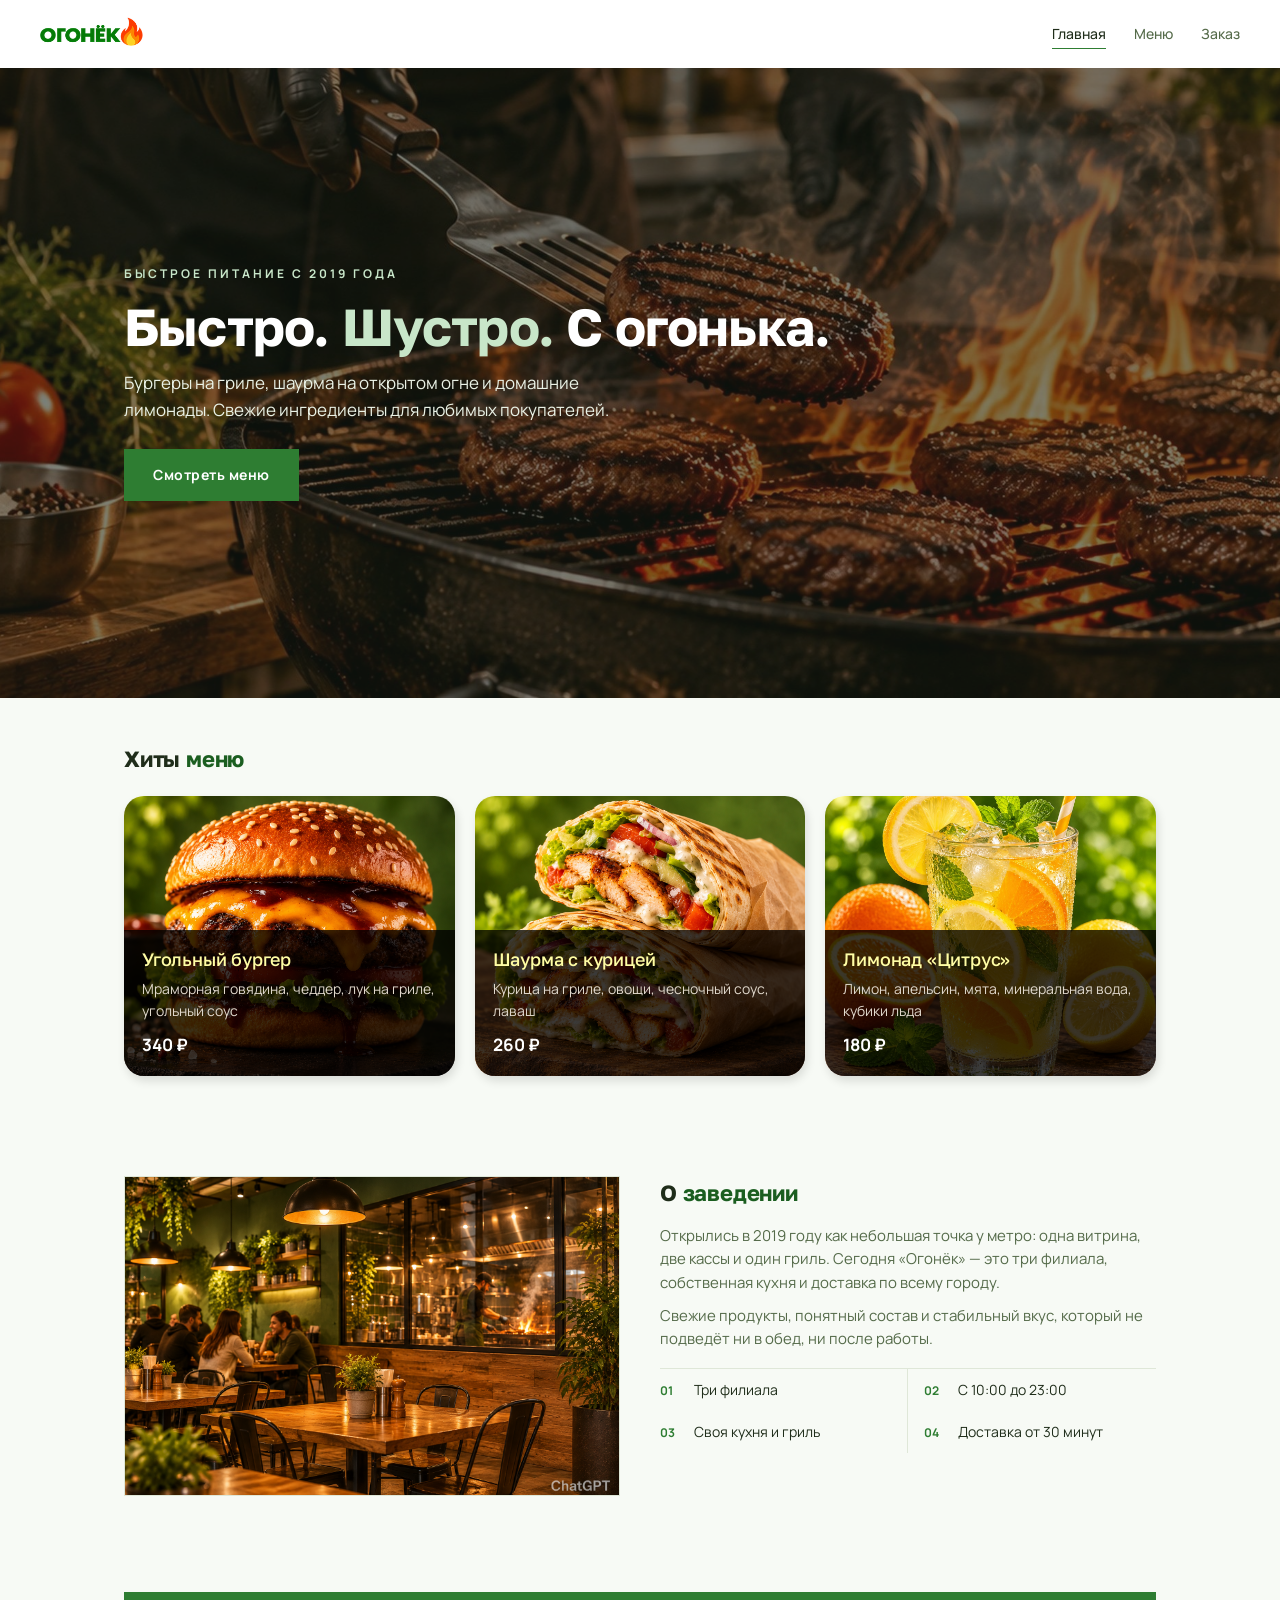
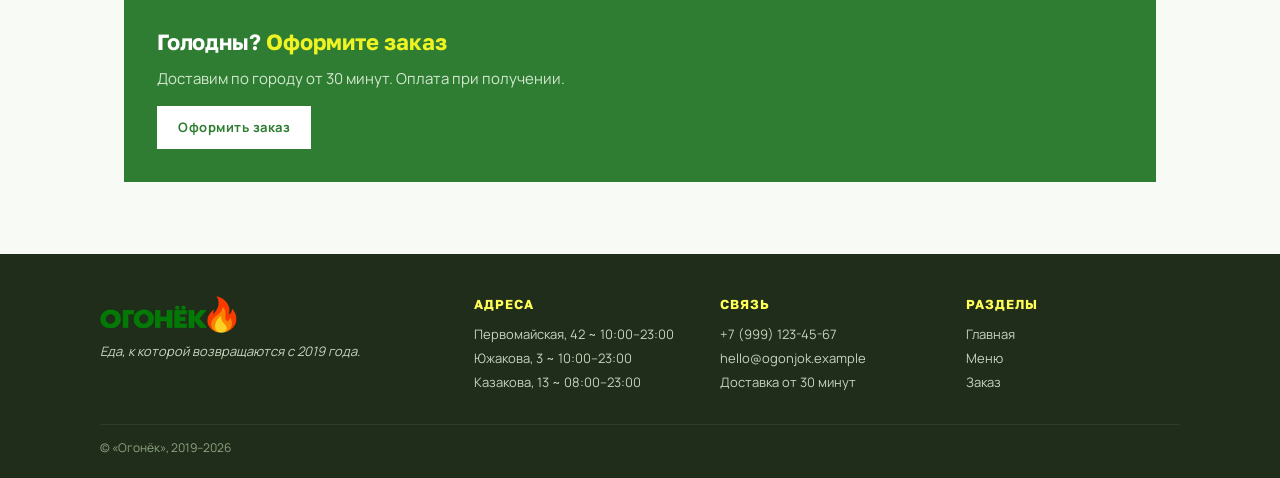
<file: index.html>
<!DOCTYPE html>
<html lang="ru">
<head>
    <meta charset="UTF-8">
    <meta name="viewport" content="width=device-width, initial-scale=1.0">
    <title>Огонёк — быстрое питание с 2019 года</title>
    <link rel="stylesheet" href="style.css">
</head>
<body>

<header class="site-header">
    <a href="index.html" class="logo" aria-label="Огонёк — на главную">
        <img src="images/logo.png" alt="Огонёк">
    </a>

    <button class="burger" id="burger" aria-label="Меню" aria-expanded="false">
        <span></span><span></span><span></span>
    </button>

    <nav class="main-nav" id="main-nav">
        <a href="index.html">Главная</a>
        <a href="menu.html">Меню</a>
        <a href="contacts.html">Заказ</a>
    </nav>
</header>

<section class="hero">
    <img class="hero-bg" src="images/hero.jpg" alt="Огонёк">
    <div class="hero-overlay"></div>
    <div class="hero-content">
        <p class="hero-eyebrow">Быстрое питание с 2019 года</p>
        <h1>Быстро. <span>Шустро.</span> С огонька.</h1>
        <p class="hero-lead">Бургеры на гриле, шаурма на открытом огне и домашние лимонады. Свежие ингредиенты для любимых покупателей.</p>
        <a href="menu.html" class="btn-order btn-hero">Смотреть меню</a>
    </div>
</section>

<main>
    <section class="menu-section">
        <h2>Хиты <span>меню</span></h2>
        <div class="cards">
            <article class="card">
                <div class="card-photo"><img src="images/burger-ugol.jpg" alt="Угольный бургер"></div>
                <div class="card-body">
                    <h3>Угольный бургер</h3>
                    <p class="desc">Мраморная говядина, чеддер, лук на гриле, угольный соус</p>
                    <p class="price">340 ₽</p>
                </div>
            </article>

            <article class="card">
                <div class="card-photo"><img src="images/shaurma-chicken.jpg" alt="Шаурма с курицей"></div>
                <div class="card-body">
                    <h3>Шаурма с курицей</h3>
                    <p class="desc">Курица на гриле, овощи, чесночный соус, лаваш</p>
                    <p class="price">260 ₽</p>
                </div>
            </article>

            <article class="card">
                <div class="card-photo"><img src="images/lemonade-citrus.jpg" alt="Лимонад Цитрус"></div>
                <div class="card-body">
                    <h3>Лимонад «Цитрус»</h3>
                    <p class="desc">Лимон, апельсин, мята, минеральная вода, кубики льда</p>
                    <p class="price">180 ₽</p>
                </div>
            </article>
        </div>
    </section>

    <section class="about-section">
        <div class="about-photo">
            <img src="images/interior-1.jpg" alt="Интерьер">
        </div>
        <div class="about-text">
            <h2>О <span>заведении</span></h2>
            <p>Открылись в 2019 году как небольшая точка у метро: одна витрина, две кассы и один гриль. Сегодня «Огонёк» — это три филиала, собственная кухня и доставка по всему городу.</p>
            <p>Свежие продукты, понятный состав и стабильный вкус, который не подведёт ни в обед, ни после работы.</p>
            <div class="facts">
                <div class="fact"><span>01</span> Три филиала</div>
                <div class="fact"><span>02</span> С 10:00 до 23:00</div>
                <div class="fact"><span>03</span> Своя кухня и гриль</div>
                <div class="fact"><span>04</span> Доставка от 30 минут</div>
            </div>
        </div>
    </section>

    <section class="cta-section">
        <div class="cta-inner">
            <h2>Голодны? <span>Оформите заказ</span></h2>
            <p>Доставим по городу от 30 минут. Оплата при получении.</p>
            <a href="contacts.html" class="btn-order">Оформить заказ</a>
        </div>
    </section>
</main>

<footer class="site-footer">
    <div class="footer-inner">
        <div>
            <a href="index.html" class="footer-logo" aria-label="Огонёк — на главную">
                <img src="images/logo.png" alt="Огонёк">
            </a>
            <p class="footer-tagline">Еда, к которой возвращаются с 2019 года.</p>
        </div>
        <div>
            <h4>Адреса</h4>
            <p>Первомайская, 42 ~ 10:00–23:00</p>
            <p>Южакова, 3 ~ 10:00–23:00</p>
            <p>Казакова, 13 ~ 08:00–23:00</p>
        </div>
        <div>
            <h4>Связь</h4>
            <p><a href="tel:+79991234567">+7 (999) 123-45-67</a></p>
            <p><a href="mailto:hello@ogonjok.example">hello@ogonjok.example</a></p>
            <p>Доставка от 30 минут</p>
        </div>
        <div>
            <h4>Разделы</h4>
            <p><a href="index.html">Главная</a></p>
            <p><a href="menu.html">Меню</a></p>
            <p><a href="contacts.html">Заказ</a></p>
        </div>
    </div>
    <div class="footer-bottom">© «Огонёк», 2019–2026</div>
</footer>

<script src="script.js"></script>
</body>
</html>
</file>
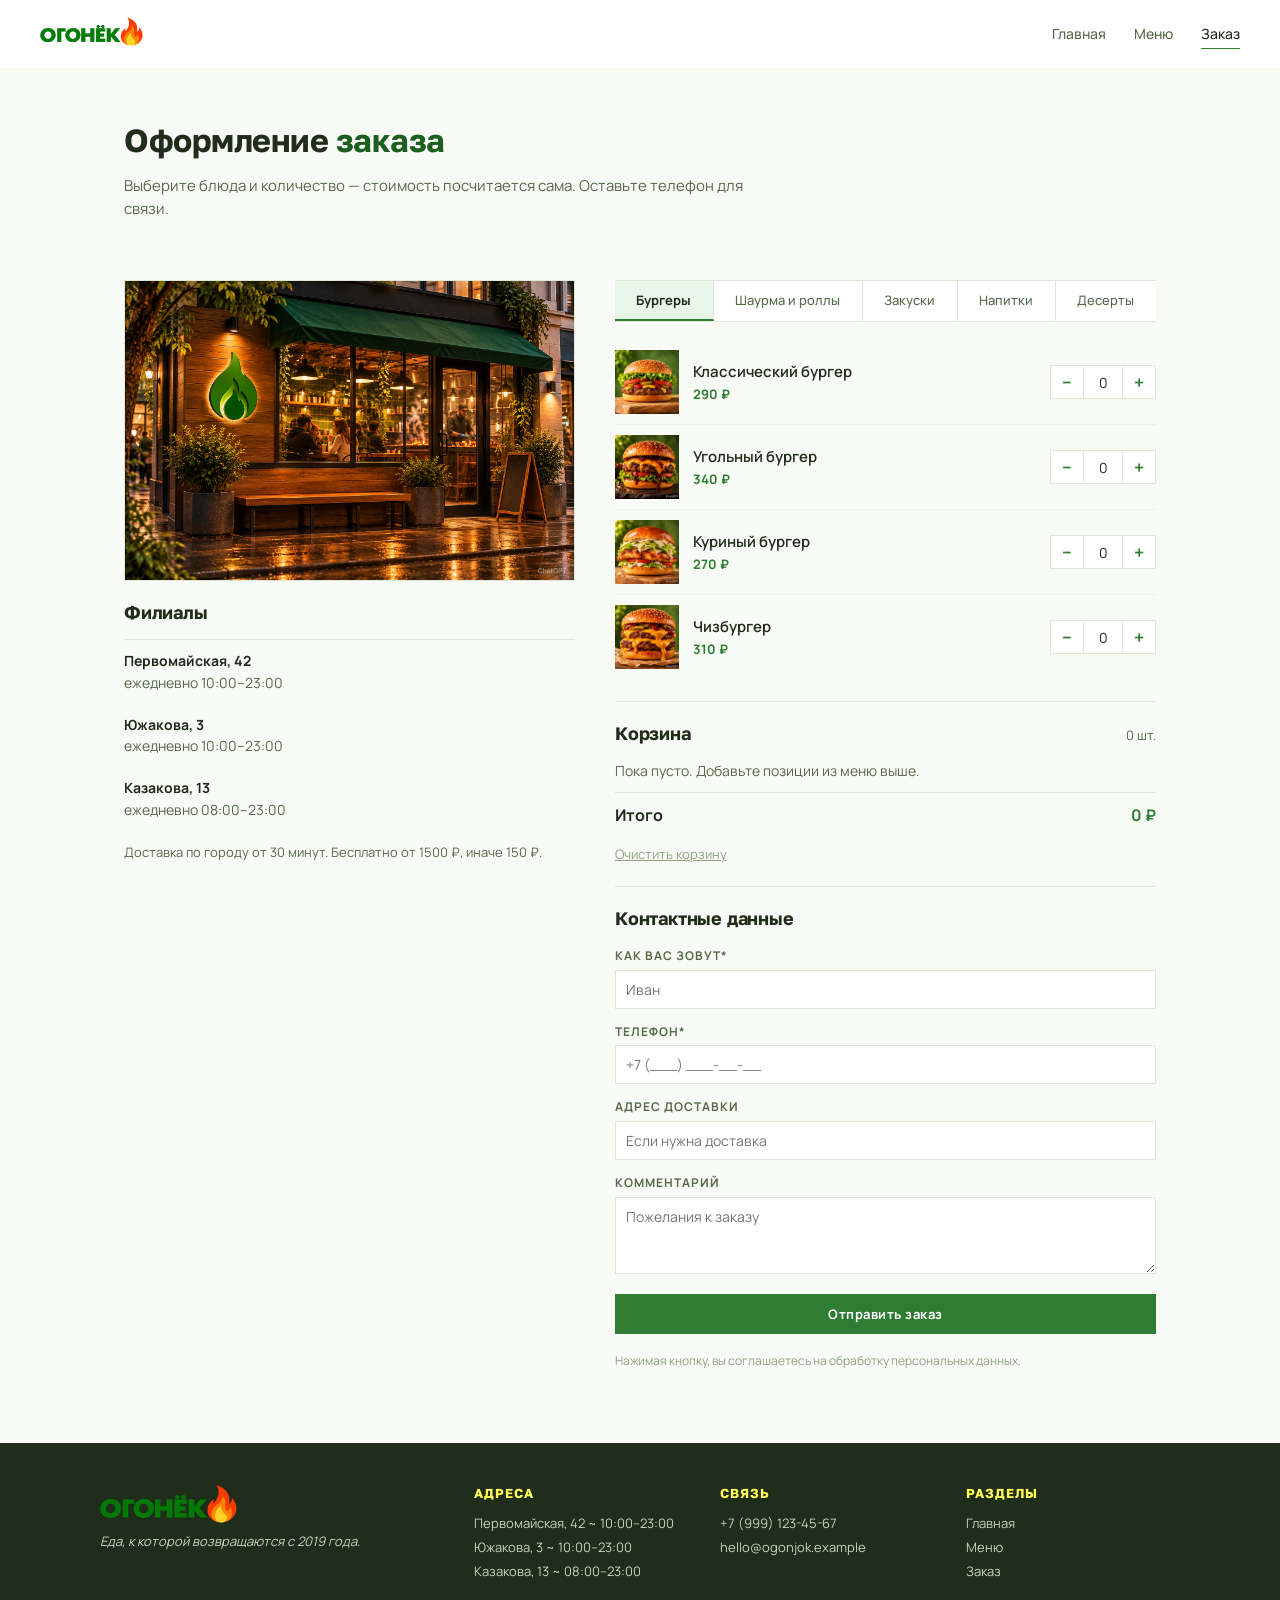
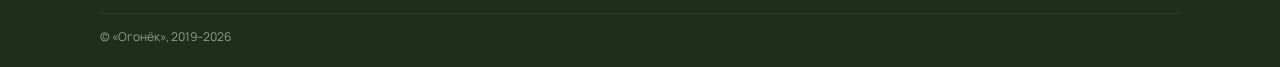
<file: contacts.html>
<!DOCTYPE html>
<html lang="ru">
<head>
    <meta charset="UTF-8">
    <meta name="viewport" content="width=device-width, initial-scale=1.0">
    <title>Заказ — Огонёк</title>
    <link rel="stylesheet" href="style.css">
</head>
<body>

<header class="site-header">
    <a href="index.html" class="logo" aria-label="Огонёк — на главную">
        <img src="images/logo.png" alt="Огонёк">
    </a>
    <button class="burger" id="burger" aria-label="Меню" aria-expanded="false">
        <span></span><span></span><span></span>
    </button>
    <nav class="main-nav" id="main-nav">
        <a href="index.html">Главная</a>
        <a href="menu.html">Меню</a>
        <a href="contacts.html">Заказ</a>
    </nav>
</header>

<main>
    <section class="page-head">
        <h1>Оформление <span>заказа</span></h1>
        <p>Выберите блюда и количество — стоимость посчитается сама. Оставьте телефон для связи.</p>
    </section>

    <div class="order-layout">
        <div class="order-info">
            <img src="images/storefront.jpg" alt="Витрина" class="order-photo">
            <h3>Филиалы</h3>
            <ul class="addresses">
                <li><strong>Первомайская, 42</strong><br>ежедневно 10:00–23:00</li>
                <li><strong>Южакова, 3</strong><br>ежедневно 10:00–23:00</li>
                <li><strong>Казакова, 13</strong><br>ежедневно 08:00–23:00</li>
            </ul>
            <p class="order-meta">Доставка по городу от 30 минут. Бесплатно от 1500 ₽, иначе 150 ₽.</p>
        </div>

        <div class="order-form-wrap">
            <div id="order-result" class="notice" style="display:none;"></div>

            <nav class="cat-tabs" id="cat-tabs">
                <button type="button" class="cat-tab active" data-cat="burgers">Бургеры</button>
                <button type="button" class="cat-tab" data-cat="shaurma">Шаурма и роллы</button>
                <button type="button" class="cat-tab" data-cat="snacks">Закуски</button>
                <button type="button" class="cat-tab" data-cat="drinks">Напитки</button>
                <button type="button" class="cat-tab" data-cat="desserts">Десерты</button>
            </nav>

            <div class="menu-picker" id="menu-picker"></div>

            <div class="cart-box">
                <div class="cart-head">
                    <h2>Корзина</h2>
                    <span class="cart-count" id="cart-count">0 поз.</span>
                </div>

                <div id="cart-empty" class="cart-empty">Пока пусто. Добавьте позиции из меню выше.</div>
                <div class="cart-items" id="cart-items"></div>

                <div class="cart-total-row">
                    <span>Итого</span>
                    <span id="cart-total">0 ₽</span>
                </div>

                <button type="button" class="btn-link" id="cart-clear">Очистить корзину</button>
            </div>

            <form id="order-form"
                  action="https://api.web3forms.com/submit"
                  method="POST"
                  class="order-form">

                <input type="hidden" name="access_key" value="c8a96537-a43e-41e2-a2fa-de406f54a09a">
                <input type="hidden" name="subject" value="Новый заказ с сайта «Огонёк»">
                <input type="hidden" name="from_name" value="Огонёк — сайт">
                <input type="hidden" name="order_summary" id="order-summary" value="">
                <input type="checkbox" name="botcheck" style="display:none;">

                <h2>Контактные данные</h2>

                <label class="field">
                    <span>Как вас зовут*</span>
                    <input type="text" name="name" required placeholder="Иван">
                </label>

                <label class="field">
                    <span>Телефон*</span>
                    <input type="tel" name="phone" required placeholder="+7 (___) ___-__-__">
                </label>

                <label class="field">
                    <span>Адрес доставки</span>
                    <input type="text" name="address" placeholder="Если нужна доставка">
                </label>

                <label class="field">
                    <span>Комментарий</span>
                    <textarea name="comment" rows="3" placeholder="Пожелания к заказу"></textarea>
                </label>

                <button type="submit" class="btn-order" id="order-submit">Отправить заказ</button>
                <p class="auth-alt">Нажимая кнопку, вы соглашаетесь на обработку персональных данных.</p>
            </form>
        </div>
    </div>
</main>

<footer class="site-footer">
    <div class="footer-inner">
        <div>
            <a href="index.html" class="footer-logo"><img src="images/logo.png" alt="Огонёк"></a>
            <p class="footer-tagline">Еда, к которой возвращаются с 2019 года.</p>
        </div>
        <div>
            <h4>Адреса</h4>
            <p>Первомайская, 42 ~ 10:00–23:00</p>
            <p>Южакова, 3 ~ 10:00–23:00</p>
            <p>Казакова, 13 ~ 08:00–23:00</p>
        </div>
        <div>
            <h4>Связь</h4>
            <p><a href="tel:+79991234567">+7 (999) 123-45-67</a></p>
            <p><a href="mailto:hello@ogonjok.example">hello@ogonjok.example</a></p>
        </div>
        <div>
            <h4>Разделы</h4>
            <p><a href="index.html">Главная</a></p>
            <p><a href="menu.html">Меню</a></p>
            <p><a href="contacts.html">Заказ</a></p>
        </div>
    </div>
    <div class="footer-bottom">© «Огонёк», 2019–2026</div>
</footer>

<script src="script.js"></script>
</body>
</html>
</file>
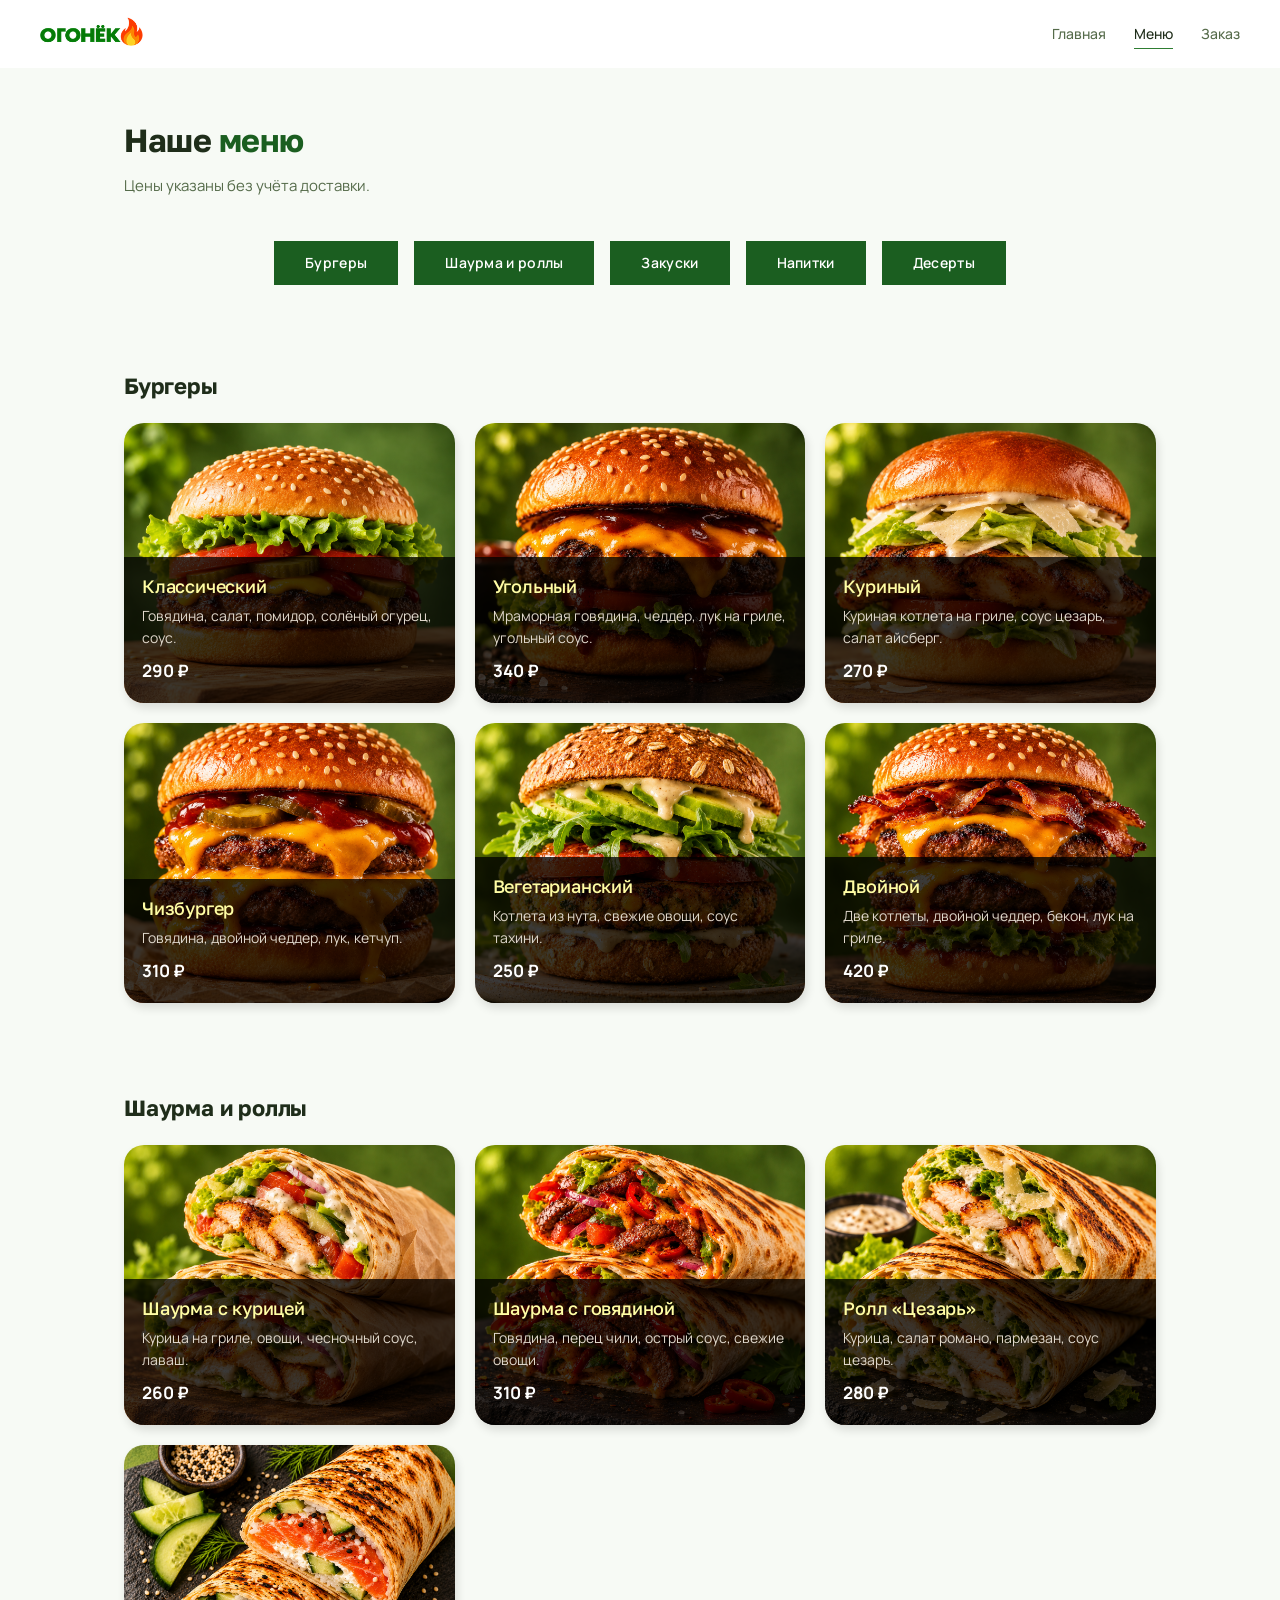
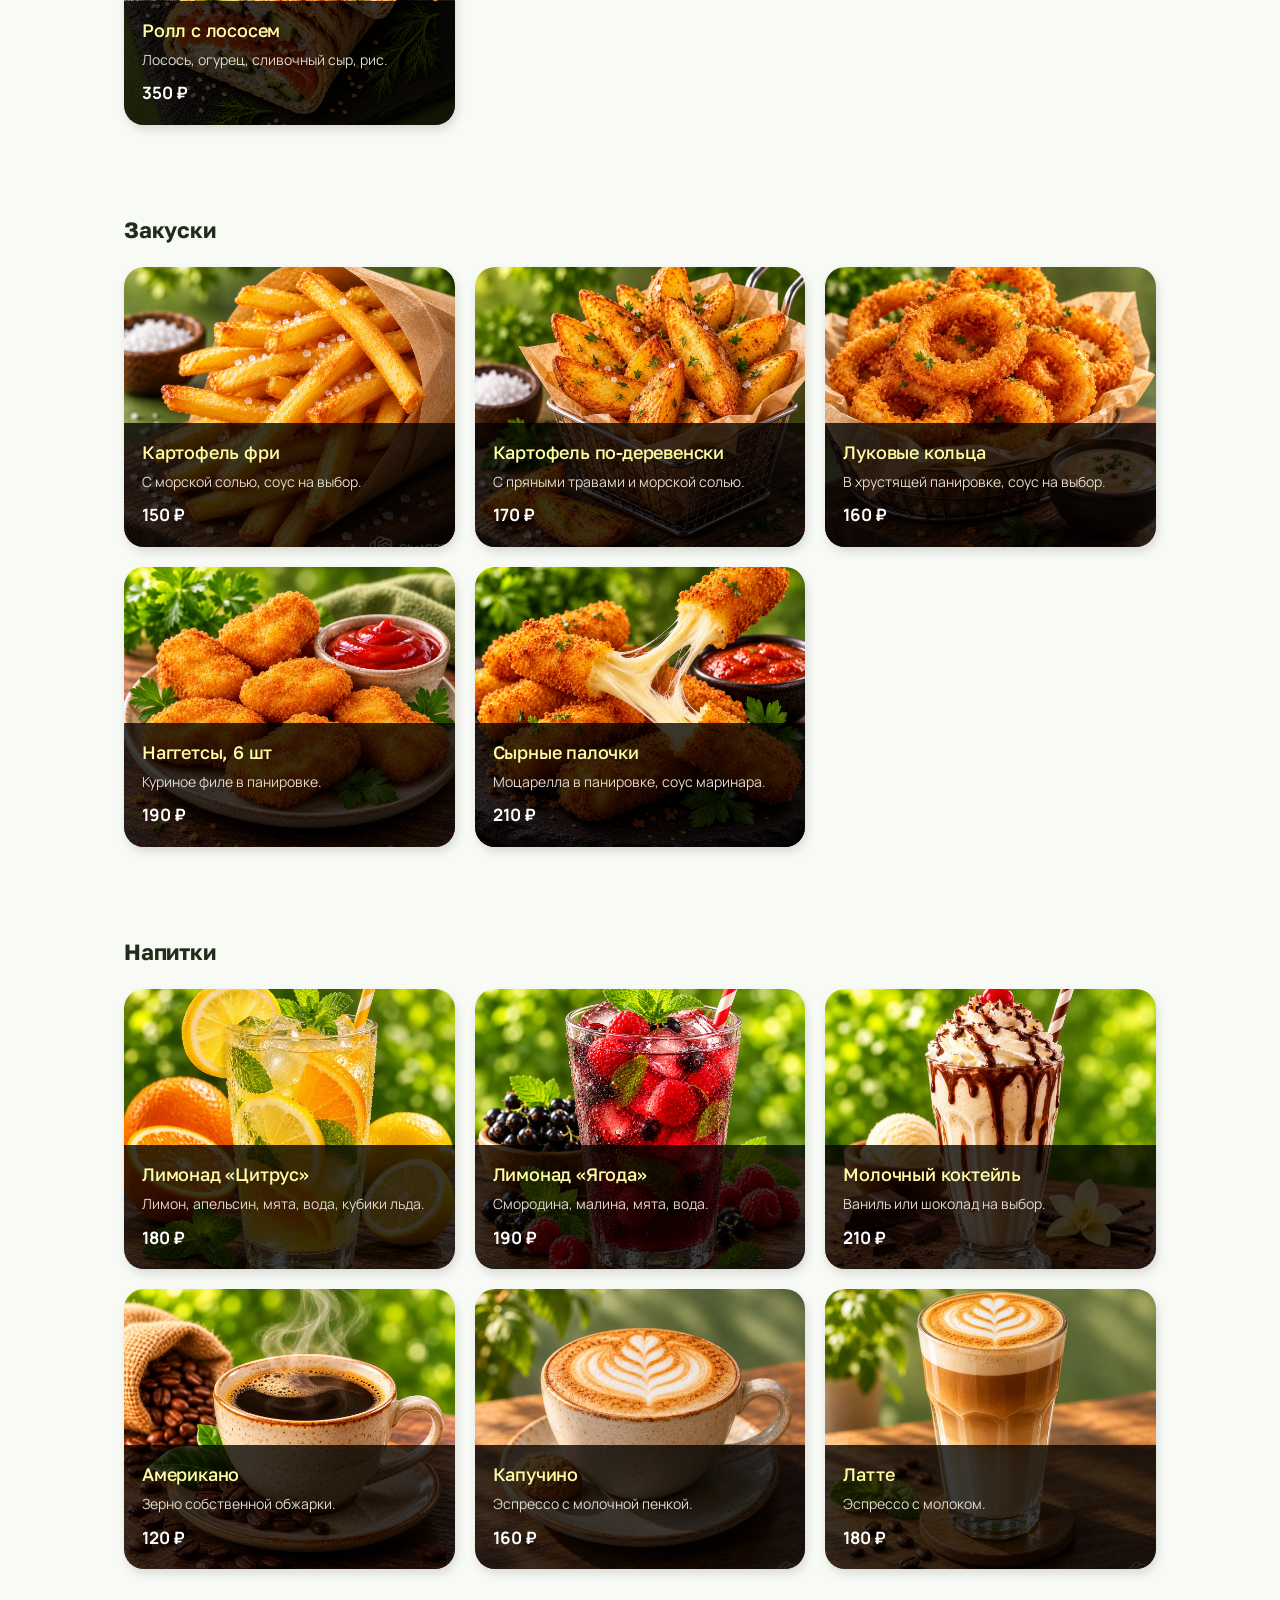
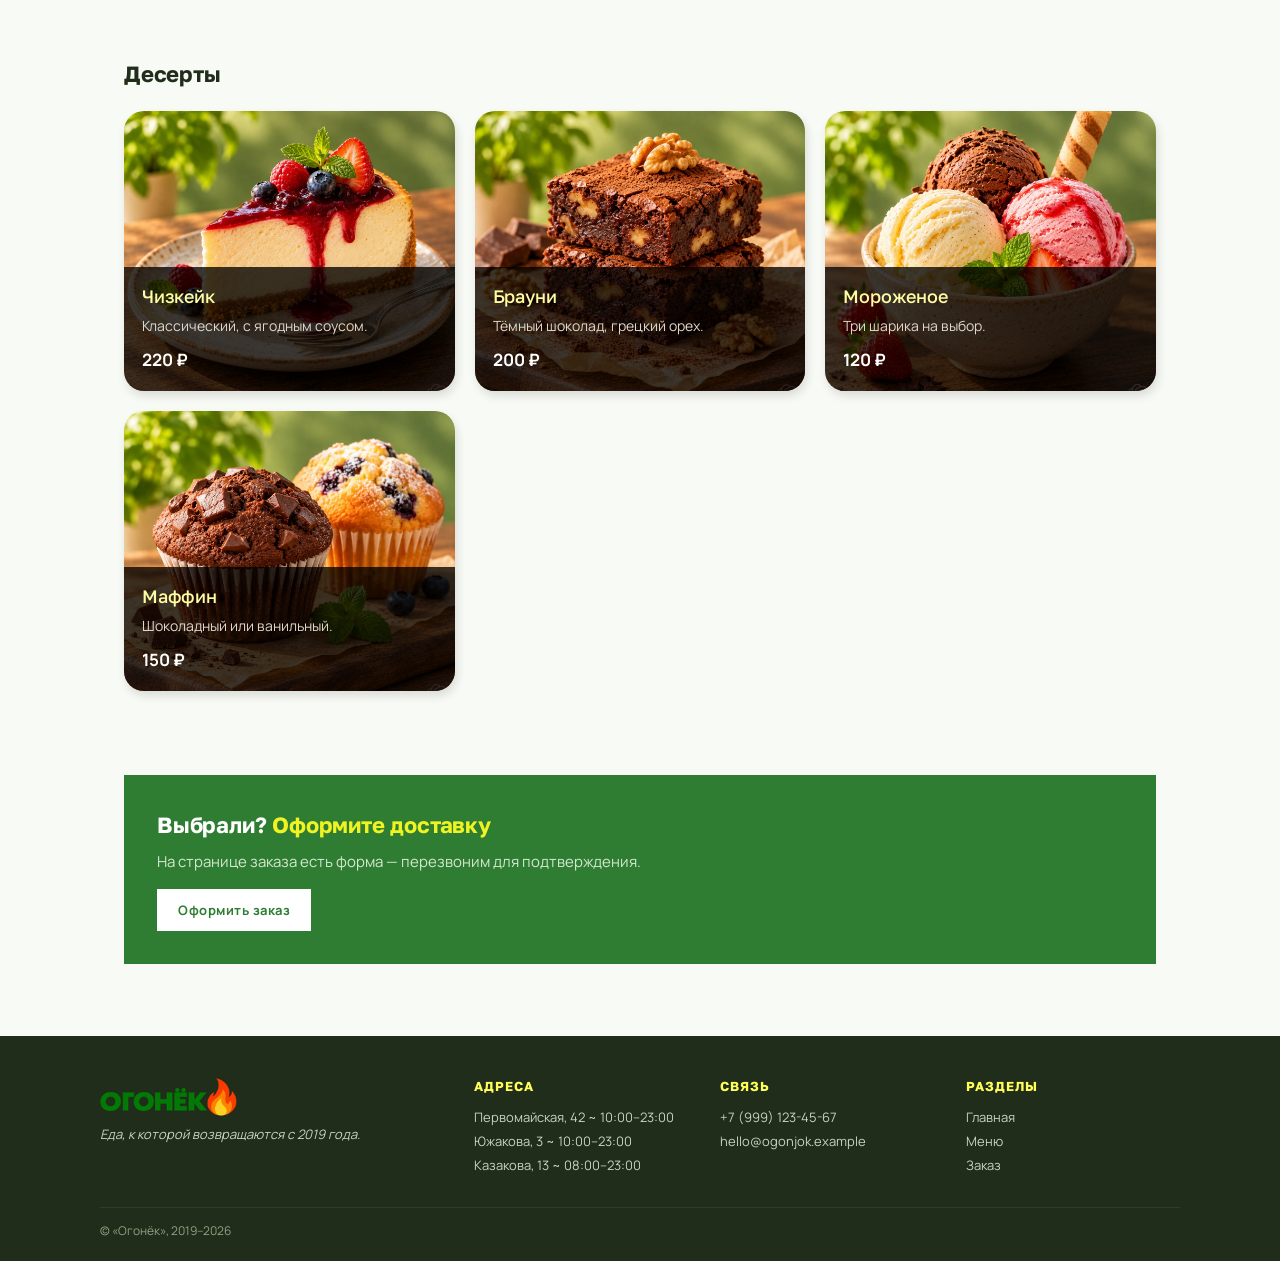
<file: menu.html>
<!DOCTYPE html>
<html lang="ru">
<head>
    <meta charset="UTF-8">
    <meta name="viewport" content="width=device-width, initial-scale=1.0">
    <title>Меню — Огонёк</title>
    <link rel="stylesheet" href="style.css">
</head>
<body>

<header class="site-header">
    <a href="index.html" class="logo" aria-label="Огонёк — на главную">
        <img src="images/logo.png" alt="Огонёк">
    </a>
    <button class="burger" id="burger" aria-label="Меню" aria-expanded="false">
        <span></span><span></span><span></span>
    </button>
    <nav class="main-nav" id="main-nav">
        <a href="index.html">Главная</a>
        <a href="menu.html">Меню</a>
        <a href="contacts.html">Заказ</a>
    </nav>
</header>

<main>
    <section class="page-head">
        <h1>Наше <span>меню</span></h1>
        <p>Цены указаны без учёта доставки.</p>
    </section>

    <nav class="menu-tabs">
        <a href="#burgers" class="menu-tab">Бургеры</a>
        <a href="#shaurma" class="menu-tab">Шаурма и роллы</a>
        <a href="#snacks" class="menu-tab">Закуски</a>
        <a href="#drinks" class="menu-tab">Напитки</a>
        <a href="#desserts" class="menu-tab">Десерты</a>
    </nav>

    <section class="menu-section" id="burgers">
        <h2>Бургеры</h2>
        <div class="cards">
            <article class="card">
                <div class="card-photo"><img src="images/burger-classic.jpg" alt="Классический"></div>
                <div class="card-body">
                    <h3>Классический</h3>
                    <p class="desc">Говядина, салат, помидор, солёный огурец, соус.</p>
                    <p class="price">290 ₽</p>
                </div>
            </article>
            <article class="card">
                <div class="card-photo"><img src="images/burger-ugol.jpg" alt="Угольный"></div>
                <div class="card-body">
                    <h3>Угольный</h3>
                    <p class="desc">Мраморная говядина, чеддер, лук на гриле, угольный соус.</p>
                    <p class="price">340 ₽</p>
                </div>
            </article>
            <article class="card">
                <div class="card-photo"><img src="images/burger-chicken.jpg" alt="Куриный"></div>
                <div class="card-body">
                    <h3>Куриный</h3>
                    <p class="desc">Куриная котлета на гриле, соус цезарь, салат айсберг.</p>
                    <p class="price">270 ₽</p>
                </div>
            </article>
            <article class="card">
                <div class="card-photo"><img src="images/burger-cheese.jpg" alt="Чизбургер"></div>
                <div class="card-body">
                    <h3>Чизбургер</h3>
                    <p class="desc">Говядина, двойной чеддер, лук, кетчуп.</p>
                    <p class="price">310 ₽</p>
                </div>
            </article>
            <article class="card">
                <div class="card-photo"><img src="images/burger-veggie.jpg" alt="Вегетарианский"></div>
                <div class="card-body">
                    <h3>Вегетарианский</h3>
                    <p class="desc">Котлета из нута, свежие овощи, соус тахини.</p>
                    <p class="price">250 ₽</p>
                </div>
            </article>
            <article class="card">
                <div class="card-photo"><img src="images/burger-double.jpg" alt="Двойной"></div>
                <div class="card-body">
                    <h3>Двойной</h3>
                    <p class="desc">Две котлеты, двойной чеддер, бекон, лук на гриле.</p>
                    <p class="price">420 ₽</p>
                </div>
            </article>
        </div>
    </section>

    <section class="menu-section" id="shaurma">
        <h2>Шаурма и роллы</h2>
        <div class="cards">
            <article class="card">
                <div class="card-photo"><img src="images/shaurma-chicken.jpg" alt="Шаурма с курицей"></div>
                <div class="card-body">
                    <h3>Шаурма с курицей</h3>
                    <p class="desc">Курица на гриле, овощи, чесночный соус, лаваш.</p>
                    <p class="price">260 ₽</p>
                </div>
            </article>
            <article class="card">
                <div class="card-photo"><img src="images/shaurma-beef.jpg" alt="Шаурма с говядиной"></div>
                <div class="card-body">
                    <h3>Шаурма с говядиной</h3>
                    <p class="desc">Говядина, перец чили, острый соус, свежие овощи.</p>
                    <p class="price">310 ₽</p>
                </div>
            </article>
            <article class="card">
                <div class="card-photo"><img src="images/roll-caesar.jpg" alt="Ролл Цезарь"></div>
                <div class="card-body">
                    <h3>Ролл «Цезарь»</h3>
                    <p class="desc">Курица, салат романо, пармезан, соус цезарь.</p>
                    <p class="price">280 ₽</p>
                </div>
            </article>
            <article class="card">
                <div class="card-photo"><img src="images/roll-salmon.jpg" alt="Ролл с лососем"></div>
                <div class="card-body">
                    <h3>Ролл с лососем</h3>
                    <p class="desc">Лосось, огурец, сливочный сыр, рис.</p>
                    <p class="price">350 ₽</p>
                </div>
            </article>
        </div>
    </section>

    <section class="menu-section" id="snacks">
        <h2>Закуски</h2>
        <div class="cards">
            <article class="card">
                <div class="card-photo"><img src="images/fries.jpg" alt="Картофель фри"></div>
                <div class="card-body">
                    <h3>Картофель фри</h3>
                    <p class="desc">С морской солью, соус на выбор.</p>
                    <p class="price">150 ₽</p>
                </div>
            </article>
            <article class="card">
                <div class="card-photo"><img src="images/potato-wedges.jpg" alt="Картофель по-деревенски"></div>
                <div class="card-body">
                    <h3>Картофель по-деревенски</h3>
                    <p class="desc">С пряными травами и морской солью.</p>
                    <p class="price">170 ₽</p>
                </div>
            </article>
            <article class="card">
                <div class="card-photo"><img src="images/onion-rings.jpg" alt="Луковые кольца"></div>
                <div class="card-body">
                    <h3>Луковые кольца</h3>
                    <p class="desc">В хрустящей панировке, соус на выбор.</p>
                    <p class="price">160 ₽</p>
                </div>
            </article>
            <article class="card">
                <div class="card-photo"><img src="images/nuggets.jpg" alt="Наггетсы"></div>
                <div class="card-body">
                    <h3>Наггетсы, 6 шт</h3>
                    <p class="desc">Куриное филе в панировке.</p>
                    <p class="price">190 ₽</p>
                </div>
            </article>
            <article class="card">
                <div class="card-photo"><img src="images/cheese-sticks.jpg" alt="Сырные палочки"></div>
                <div class="card-body">
                    <h3>Сырные палочки</h3>
                    <p class="desc">Моцарелла в панировке, соус маринара.</p>
                    <p class="price">210 ₽</p>
                </div>
            </article>
        </div>
    </section>

    <section class="menu-section" id="drinks">
        <h2>Напитки</h2>
        <div class="cards">
            <article class="card">
                <div class="card-photo"><img src="images/lemonade-citrus.jpg" alt="Лимонад Цитрус"></div>
                <div class="card-body">
                    <h3>Лимонад «Цитрус»</h3>
                    <p class="desc">Лимон, апельсин, мята, вода, кубики льда.</p>
                    <p class="price">180 ₽</p>
                </div>
            </article>
            <article class="card">
                <div class="card-photo"><img src="images/lemonade-berry.jpg" alt="Лимонад Ягода"></div>
                <div class="card-body">
                    <h3>Лимонад «Ягода»</h3>
                    <p class="desc">Смородина, малина, мята, вода.</p>
                    <p class="price">190 ₽</p>
                </div>
            </article>
            <article class="card">
                <div class="card-photo"><img src="images/milkshake.jpg" alt="Молочный коктейль"></div>
                <div class="card-body">
                    <h3>Молочный коктейль</h3>
                    <p class="desc">Ваниль или шоколад на выбор.</p>
                    <p class="price">210 ₽</p>
                </div>
            </article>
            <article class="card">
                <div class="card-photo"><img src="images/americano.jpg" alt="Американо"></div>
                <div class="card-body">
                    <h3>Американо</h3>
                    <p class="desc">Зерно собственной обжарки.</p>
                    <p class="price">120 ₽</p>
                </div>
            </article>
            <article class="card">
                <div class="card-photo"><img src="images/cappuccino.jpg" alt="Капучино"></div>
                <div class="card-body">
                    <h3>Капучино</h3>
                    <p class="desc">Эспрессо с молочной пенкой.</p>
                    <p class="price">160 ₽</p>
                </div>
            </article>
            <article class="card">
                <div class="card-photo"><img src="images/latte.jpg" alt="Латте"></div>
                <div class="card-body">
                    <h3>Латте</h3>
                    <p class="desc">Эспрессо с молоком.</p>
                    <p class="price">180 ₽</p>
                </div>
            </article>
        </div>
    </section>

    <section class="menu-section" id="desserts">
        <h2>Десерты</h2>
        <div class="cards">
            <article class="card">
                <div class="card-photo"><img src="images/cheesecake.jpg" alt="Чизкейк"></div>
                <div class="card-body">
                    <h3>Чизкейк</h3>
                    <p class="desc">Классический, с ягодным соусом.</p>
                    <p class="price">220 ₽</p>
                </div>
            </article>
            <article class="card">
                <div class="card-photo"><img src="images/brownie.jpg" alt="Брауни"></div>
                <div class="card-body">
                    <h3>Брауни</h3>
                    <p class="desc">Тёмный шоколад, грецкий орех.</p>
                    <p class="price">200 ₽</p>
                </div>
            </article>
            <article class="card">
                <div class="card-photo"><img src="images/ice-cream.jpg" alt="Мороженое"></div>
                <div class="card-body">
                    <h3>Мороженое</h3>
                    <p class="desc">Три шарика на выбор.</p>
                    <p class="price">120 ₽</p>
                </div>
            </article>
            <article class="card">
                <div class="card-photo"><img src="images/muffin.jpg" alt="Маффин"></div>
                <div class="card-body">
                    <h3>Маффин</h3>
                    <p class="desc">Шоколадный или ванильный.</p>
                    <p class="price">150 ₽</p>
                </div>
            </article>
        </div>
    </section>

    <section class="cta-section">
        <div class="cta-inner">
            <h2>Выбрали? <span>Оформите доставку</span></h2>
            <p>На странице заказа есть форма — перезвоним для подтверждения.</p>
            <a href="contacts.html" class="btn-order">Оформить заказ</a>
        </div>
    </section>
</main>

<footer class="site-footer">
    <div class="footer-inner">
        <div>
            <a href="index.html" class="footer-logo"><img src="images/logo.png" alt="Огонёк"></a>
            <p class="footer-tagline">Еда, к которой возвращаются с 2019 года.</p>
        </div>
        <div>
            <h4>Адреса</h4>
            <p>Первомайская, 42 ~ 10:00–23:00</p>
            <p>Южакова, 3 ~ 10:00–23:00</p>
            <p>Казакова, 13 ~ 08:00–23:00</p>
        </div>
        <div>
            <h4>Связь</h4>
            <p><a href="tel:+79991234567">+7 (999) 123-45-67</a></p>
            <p><a href="mailto:hello@ogonjok.example">hello@ogonjok.example</a></p>
        </div>
        <div>
            <h4>Разделы</h4>
            <p><a href="index.html">Главная</a></p>
            <p><a href="menu.html">Меню</a></p>
            <p><a href="contacts.html">Заказ</a></p>
        </div>
    </div>
    <div class="footer-bottom">© «Огонёк», 2019–2026</div>
</footer>

<script src="script.js"></script>
</body>
</html>
</file>
<file: style.css>
@import url('https://fonts.googleapis.com/css2?family=Golos+Text:wght@400;500;600;700&family=Manrope:wght@400;500;600;700;800&display=swap');

* { margin: 0; padding: 0; box-sizing: border-box; }

html, body {
    background: #f7faf5;
    color: #1f2d1a;
    font-family: 'Manrope', 'Segoe UI', Arial, sans-serif;
    font-size: 16px;
    line-height: 1.55;
}

html { height: 100%; }

body {
    min-height: 100vh;
    display: flex;
    flex-direction: column;
}

a { color: #1f2d1a; text-decoration: none; }
a:hover { color: #2e7d32; }
img { display: block; max-width: 100%; }

h1, h2, h3, h4 {
    font-family: 'Golos Text', 'Manrope', Arial, sans-serif;
    font-weight: 700;
    letter-spacing: -0.2px;
}

/* ---------- Шапка ---------- */

.site-header {
    flex-shrink: 0;
    display: flex;
    align-items: center;
    justify-content: space-between;
    padding: 16px 40px;
    background: #ffffff;
    position: sticky;
    top: 0;
    z-index: 100;
    gap: 24px;
}

.logo img { height: 36px; width: auto; }

.main-nav {
    display: flex;
    gap: 28px;
    font-size: 14px;
    font-weight: 500;
}
.main-nav a {
    color: #556b4a;
    padding: 4px 0;
    border-bottom: 1px solid transparent;
}
.main-nav a:hover { color: #2e7d32; }
.main-nav a.active {
    color: #1f2d1a;
    border-bottom-color: #2e7d32;
}

.burger {
    display: none;
    background: none;
    border: 1px solid #2e7d32;
    padding: 8px 10px;
    cursor: pointer;
    flex-direction: column;
    gap: 4px;
}
.burger span {
    display: block;
    width: 22px;
    height: 2px;
    background: #2e7d32;
}

.btn-order {
    display: inline-block;
    padding: 10px 20px;
    background: #2e7d32;
    color: #ffffff;
    border: 1px solid #2e7d32;
    font-size: 13px;
    font-weight: 700;
    letter-spacing: 0.5px;
    cursor: pointer;
    text-align: center;
    font-family: inherit;
}
.btn-order:hover {
    background: #1b5e20;
    border-color: #1b5e20;
    color: #ffffff;
    box-shadow: 0 0 15px 1px rgba(255, 255, 255, 0.76);
}
.btn-small { padding: 7px 14px; font-size: 12px; }

main {
    flex: 1 0 auto;
    width: 100%;
    max-width: 1080px;
    margin: 0 auto;
    padding: 0 24px 72px;
}

/* ---------- Hero ---------- */

.hero {
    position: relative;
    width: 100vw;
    margin-left: calc(50% - 50vw);
    height: 70vh;
    min-height: 480px;
    max-height: 720px;
    overflow: hidden;
    display: flex;
    align-items: center;
    justify-content: center;
}

.hero-bg {
    position: absolute;
    inset: 0;
    width: 100%;
    height: 100%;
    object-fit: cover;
    z-index: 0;
}

.hero-overlay {
    position: absolute;
    inset: 0;
    background: rgba(20, 30, 20, 0.55);
    z-index: 1;
}

.hero-content {
    position: relative;
    z-index: 2;
    max-width: 1080px;
    width: 100%;
    padding: 0 24px;
    color: #ffffff;
    text-align: left;
}

.hero-eyebrow {
    font-size: 12px;
    letter-spacing: 3px;
    text-transform: uppercase;
    color: #c8e6c9;
    font-weight: 700;
    margin-bottom: 14px;
}

.hero-content h1 {
    font-family: 'Golos Text', 'Manrope', Arial, sans-serif;
    font-size: 52px;
    line-height: 1.08;
    font-weight: 700;
    letter-spacing: -0.8px;
    color: #ffffff;
    margin-bottom: 16px;
    max-width: 720px;
}
.hero-content h1 span { color: #c8e6c9; }

.hero-lead {
    font-size: 17px;
    line-height: 1.55;
    color: #eaf2e6;
    max-width: 520px;
    margin-bottom: 26px;
}

.btn-hero {
    padding: 14px 28px;
    font-size: 14px;
}

/* ---------- Секции ---------- */

.menu-section {
    padding: 44px 0;
}

.menu-section h2 {
    font-size: 22px;
    margin-bottom: 20px;
    color: #1f2d1a;
}
.menu-section h2 span { color: #1b5e20; }

.cards {
    display: grid;
    grid-template-columns: repeat(3, 1fr);
    gap: 20px;
}

.card {
    position: relative;
    display: flex;
    flex-direction: column;
    border-radius: 20px;
    overflow: hidden;
    box-shadow: 2px 5px 10px rgba(0, 0, 0, 0.12);
    background: #ffffff;
    min-height: 280px;
    color: #ffffff;
}

.card-photo {
    position: absolute;
    inset: 0;
    width: 100%;
    height: 100%;
    background: #e8f5e9;
    overflow: hidden;
    z-index: 0;
}
.card-photo img {
    width: 100%;
    height: 100%;
    object-fit: cover;
}

.card-body {
    position: relative;
    z-index: 1;
    margin-top: auto;
    background: rgba(0, 0, 0, 0.77);
    color: #ffffff;
    padding: 16px 18px 18px;
    display: flex;
    flex-direction: column;
}

.card-body h3 {
    font-size: 18px;
    color: #fffda4;
    margin-bottom: 4px;
    font-weight: 500;
}

.card-body .desc {
    font-size: 14px;
    color: #e0d8cc;
    margin-bottom: 10px;
    flex-grow: 1;
}

.card-body .price {
    font-size: 17px;
    font-weight: 700;
    color: #ffffff;
}

/* ---------- О заведении ---------- */

.about-section {
    display: grid;
    grid-template-columns: 1fr 1fr;
    gap: 40px;
    align-items: start;
    padding: 56px 0;
}

.about-photo img {
    width: 100%;
    height: 320px;
    object-fit: cover;
    background: #e8f5e9;
    border: 1px solid #dfe7d8;
}

.about-text h2 {
    font-size: 22px;
    margin-bottom: 14px;
}
.about-text h2 span { color: #1b5e20; }
.about-text p {
    font-size: 15px;
    color: #556b4a;
    margin-bottom: 10px;
}

.facts {
    margin-top: 18px;
    display: grid;
    grid-template-columns: 1fr 1fr;
    gap: 0;
    border-top: 1px solid #dfe7d8;
}
.fact {
    display: flex;
    gap: 10px;
    align-items: baseline;
    padding: 10px 0;
    font-size: 14px;
    color: #1f2d1a;
}
.fact:nth-child(odd) { padding-right: 16px; border-right: 1px solid #dfe7d8; }
.fact:nth-child(even) { padding-left: 16px; }
.fact span {
    color: #2e7d32;
    font-weight: 700;
    font-size: 12px;
    min-width: 24px;
}

/* ---------- CTA ---------- */

.cta-section { padding: 40px 0 0; }
.cta-inner {
    padding: 32px;
    background: #2e7d32;
    color: #ffffff;
    border: 1px solid #2e7d32;
}
.cta-inner h2 {
    font-size: 22px;
    margin-bottom: 8px;
    color: #ffffff;
}
.cta-inner h2 span { color: #f0f323; }
.cta-inner p {
    font-size: 15px;
    color: #d4e8d0;
    margin-bottom: 16px;
    max-width: 560px;
}
.cta-inner .btn-order {
    background: #ffffff;
    color: #2e7d32;
    border-color: #ffffff;
}
.cta-inner .btn-order:hover {
    background: #c8e6c9;
    border-color: #c8e6c9;
    color: #1f2d1a;
}

/* ---------- Заголовки страниц ---------- */

.page-head {
    padding: 48px 0 28px;
}
.page-head h1 {
    font-size: 32px;
    letter-spacing: -0.5px;
    margin-bottom: 8px;
    color: #1f2d1a;
}
.page-head h1 span { color: #1b5e20; }
.page-head p {
    font-size: 15px;
    color: #556b4a;
    max-width: 620px;
}

/* ---------- Кнопки категорий ---------- */

.menu-tabs {
    display: flex;
    justify-content: center;
    flex-wrap: wrap;
    gap: 16px;
    padding: 16px 20px;
    margin: 0 0 24px;
    position: sticky;
    top: 68px;
    z-index: 90;
}

.menu-tab {
    display: inline-block;
    padding: 10px 30px;
    font-size: 14px;
    font-weight: 600;
    color: #ffffff;
    background: #1b5e20;
    border: 1px solid #1b5e20;
    border-radius: 0;
    text-align: center;
    letter-spacing: 0.3px;
}
.menu-tab:hover {
    background: #c8e6c9;
    border-color: #c8e6c9;
    color: #1f2d1a;
    box-shadow: 0 0 13px 3px rgba(10, 141, 5, 0.432);
}

/* ---------- Страница заказа ---------- */

.order-layout {
    display: grid;
    grid-template-columns: 1fr 1.2fr;
    gap: 40px;
    align-items: start;
    padding: 32px 0 0;
}

.order-photo {
    width: 100%;
    object-fit: cover;
    background: #e8f5e9;
    border: 1px solid #dfe7d8;
    margin-bottom: 18px;
}

.order-info h3 {
    font-size: 18px;
    margin-bottom: 12px;
    color: #1f2d1a;
}

.addresses {
    list-style: none;
    border-top: 1px solid #dfe7d8;
}
.addresses li {
    padding: 10px 0;
    color: #556b4a;
    font-size: 14px;
}
.addresses strong { color: #1f2d1a; }

.order-meta {
    color: #556b4a;
    font-size: 13px;
    margin-top: 12px;
}

/* ---------- Категории-табы и пикер в форме заказа ---------- */

.cat-tabs {
    display: flex;
    flex-wrap: wrap;
    gap: 0;
    border-top: 1px solid #dfe7d8;
    border-bottom: 1px solid #dfe7d8;
    margin-bottom: 18px;
    background: #ffffff;
}

.cat-tab {
    flex: 1 1 auto;
    padding: 10px 16px;
    font-size: 13px;
    color: #556b4a;
    border: none;
    border-right: 1px solid #dfe7d8;
    border-bottom: 2px solid transparent;
    background: #ffffff;
    cursor: pointer;
    font-family: inherit;
    font-weight: 500;
}
.cat-tab:last-child { border-right: none; }
.cat-tab:hover { color: #2e7d32; }
.cat-tab.active {
    color: #1f2d1a;
    border-bottom-color: #2e7d32;
    background: #e8f5e9;
    font-weight: 700;
}

.menu-picker { margin-bottom: 22px; }

.pick-row {
    display: grid;
    grid-template-columns: 64px 1fr auto;
    align-items: center;
    gap: 14px;
    padding: 10px 0;
    border-bottom: 1px solid #eef3ea;
}
.pick-row:last-child { border-bottom: none; }

.pick-row img {
    width: 64px;
    height: 64px;
    object-fit: cover;
    background: #e8f5e9;
}

.pick-name {
    font-size: 15px;
    font-weight: 600;
    color: #1f2d1a;
}
.pick-price {
    font-size: 13px;
    color: #2e7d32;
    font-weight: 700;
}

.pick-controls {
    display: flex;
    align-items: center;
    gap: 0;
    border: 1px solid #dfe7d8;
    background: #ffffff;
}
.qty-minus,
.qty-plus {
    width: 32px;
    height: 32px;
    border: none;
    background: transparent;
    color: #2e7d32;
    font-size: 18px;
    font-weight: 700;
    cursor: pointer;
    font-family: inherit;
}
.qty-minus:hover,
.qty-plus:hover { background: #e8f5e9; }
.qty-value {
    width: 40px;
    text-align: center;
    border: none;
    border-left: 1px solid #dfe7d8;
    border-right: 1px solid #dfe7d8;
    height: 32px;
    font-family: inherit;
    font-size: 14px;
    color: #1f2d1a;
    background: transparent;
    outline: none;
}

/* ---------- Корзина ---------- */

.cart-box {
    margin-top: 20px;
    padding-top: 18px;
    border-top: 1px solid #dfe7d8;
}

.cart-head {
    display: flex;
    align-items: baseline;
    justify-content: space-between;
    gap: 12px;
    margin-bottom: 12px;
}

.cart-head h2 {
    font-size: 18px;
    color: #1f2d1a;
}

.cart-count {
    font-size: 13px;
    color: #556b4a;
}

.cart-empty {
    font-size: 14px;
    color: #556b4a;
    margin-bottom: 10px;
}

.cart-row {
    display: grid;
    grid-template-columns: 1fr 60px 90px;
    gap: 10px;
    padding: 8px 0;
    border-bottom: 1px solid #eef3ea;
    font-size: 14px;
}
.cart-name { color: #1f2d1a; }
.cart-qty { color: #8fa383; text-align: center; }
.cart-sum { color: #2e7d32; font-weight: 700; text-align: right; }

.cart-total-row {
    display: flex;
    justify-content: space-between;
    align-items: baseline;
    padding: 10px 0;
    border-top: 1px solid #dfe7d8;
    margin-top: 8px;
    font-size: 16px;
    font-weight: 700;
    color: #1f2d1a;
}
.cart-total-row span:last-child { color: #2e7d32; }

.btn-link {
    background: none;
    border: none;
    padding: 0;
    margin-top: 8px;
    color: #8fa383;
    font-size: 13px;
    text-decoration: underline;
    cursor: pointer;
    font-family: inherit;
}
.btn-link:hover { color: #1b5e20; }

/* ---------- Форма заказа ---------- */

.order-form {
    display: flex;
    flex-direction: column;
    gap: 14px;
    margin-top: 20px;
    padding-top: 18px;
    border-top: 1px solid #dfe7d8;
}

.order-form h2 {
    font-size: 18px;
    color: #1f2d1a;
}

.field { display: block; }
.field span {
    display: block;
    font-size: 12px;
    font-weight: 700;
    letter-spacing: 1px;
    text-transform: uppercase;
    color: #556b4a;
    margin-bottom: 4px;
}
.field input,
.field textarea {
    width: 100%;
    padding: 9px 10px;
    border: 1px solid #dfe7d8;
    background: #ffffff;
    color: #1f2d1a;
    font-family: inherit;
    font-size: 14px;
    border-radius: 0;
}
.field input:focus,
.field textarea:focus {
    outline: none;
    border-color: #2e7d32;
}

.notice {
    padding: 10px 14px;
    background: #e8f5e9;
    margin-bottom: 14px;
    font-size: 14px;
    color: #1f2d1a;
    border-left: 3px solid #2e7d32;
}
.notice.error { background: #fbeae3; color: #6b1e10; border-left-color: #a3301f; }
.notice.success { background: #e8f5e9; color: #1f2d1a; border-left-color: #2e7d32; }

.auth-alt {
    margin-top: 4px;
    font-size: 12px;
    color: #8fa383;
}

/* ---------- Подвал ---------- */

.site-footer {
    flex-shrink: 0;
    background: #1f2d1a;
    color: #c5d4bd;
    padding: 40px 40px 20px;
}
.footer-inner {
    max-width: 1080px;
    margin: 0 auto;
    display: grid;
    grid-template-columns: 1.6fr 1fr 1fr 1fr;
    gap: 32px;
    font-size: 13px;
}
.footer-logo img { width: 40%; }
.footer-tagline { color: #8fa383; font-style: italic; }
.footer-inner h4 {
    color: #ffff58;
    font-size: 13px;
    letter-spacing: 1px;
    text-transform: uppercase;
    margin-bottom: 10px;
    font-weight: 700;
}
.footer-inner p { margin-bottom: 4px; color: #c5d4bd; }
.footer-inner a { color: #c5d4bd; }
.footer-inner a:hover { color: #c8e6c9; text-decoration: underline; }
.footer-bottom {
    max-width: 1080px;
    margin: 28px auto 0;
    padding-top: 14px;
    border-top: 1px solid #2e3d2a;
    font-size: 12px;
    color: #8fa383;
}

/* =================================================================
   АДАПТИВ: 768px
   ================================================================= */

@media (max-width: 768px) {

    .site-header {
        flex-wrap: wrap;
        gap: 10px;
        padding: 12px 20px;
        align-items: center;
        justify-content: space-between;
    }

    .logo { order: 1; }

    .burger {
        display: flex;
        order: 2;
        margin-left: auto;
    }

    .main-nav {
        order: 3;
        width: 100%;
        display: none;
        flex-direction: column;
        gap: 8px;
        padding: 12px 0 0;
        border-top: 1px solid #eef3ea;
    }
    .main-nav.open { display: flex; }
    .main-nav a { padding: 8px 0; font-size: 14px; }

    .logo img { height: 32px; }

    main { padding: 0 20px 56px; }

    .hero {
        height: 60vh;
        min-height: 400px;
    }
    .hero-content { padding: 0 20px; }
    .hero-content h1 { font-size: 34px; }
    .hero-lead { font-size: 15px; }

    .cards { grid-template-columns: repeat(2, 1fr); }
    .card-photo { height: 180px; }
    .card-body h3 { font-size: 17px; }

    .about-section {
        grid-template-columns: 1fr;
        gap: 24px;
        padding: 40px 0;
    }
    .about-photo img { height: 240px; }

    .menu-tabs {
        justify-content: flex-start;
        top: 106px;
        overflow-x: auto;
        flex-wrap: nowrap;
        -webkit-overflow-scrolling: touch;
        scrollbar-width: thin;
    }
    .menu-tabs::-webkit-scrollbar { display: none; }
    .menu-tab {
        flex: 0 0 auto;
        padding: 10px 14px;
        font-size: 13px;
        white-space: nowrap;
    }

    .page-head { padding: 36px 0 22px; }
    .page-head h1 { font-size: 26px; }

    .order-layout {
        grid-template-columns: 1fr;
        gap: 28px;
    }
    .order-photo { height: 220px; }

    .cat-tab { padding: 9px 10px; font-size: 12px; }
    .pick-row { grid-template-columns: 54px 1fr auto; gap: 10px; }
    .pick-row img { width: 54px; height: 54px; }
    .pick-name { font-size: 14px; }

    .footer-inner {
        grid-template-columns: 1fr 1fr;
        gap: 24px;
        padding: 0 20px;
    }
    .site-footer { padding: 32px 20px 16px; }
    .footer-bottom {
        padding: 14px 20px 0;
        margin-top: 24px;
    }
}

/* =================================================================
   АДАПТИВ: 375px
   ================================================================= */

@media (max-width: 375px) {

    html, body { font-size: 15px; }

    .site-header {
        padding: 10px 14px;
        gap: 8px;
    }
    .logo img { height: 28px; }

    main { padding: 0 14px 40px; }

    .hero {
        height: 55vh;
        min-height: 340px;
    }
    .hero-content { padding: 0 14px; }
    .hero-content h1 { font-size: 24px; line-height: 1.15; margin-bottom: 12px; }
    .hero-eyebrow { font-size: 10px; letter-spacing: 2px; margin-bottom: 10px; }
    .hero-lead { font-size: 14px; margin-bottom: 18px; }
    .btn-hero { width: 100%; text-align: center; }

    .menu-section { padding: 28px 0; }
    .menu-section h2 { font-size: 18px; margin-bottom: 14px; }

    .cards { grid-template-columns: 1fr; gap: 14px; }
    .card-photo { height: 170px; }
    .card-body { padding: 14px 16px 16px; }
    .card-body h3 { font-size: 16px; }
    .card-body .desc { font-size: 13px; }
    .card-body .price { font-size: 15px; }

    .about-section { padding: 28px 0; gap: 18px; }
    .about-photo img { height: 180px; }
    .about-text h2 { font-size: 18px; }
    .about-text p { font-size: 14px; }

    .menu-tabs { top: 92px; }
    .menu-tab {
        padding: 9px 12px;
        font-size: 12px;
    }

    .facts { grid-template-columns: 1fr; }
    .fact:nth-child(odd) { border-right: none; padding-right: 0; }
    .fact:nth-child(even) { padding-left: 0; }

    .cta-section { padding: 24px 0 0; }
    .cta-inner { padding: 20px 16px; }
    .cta-inner h2 { font-size: 18px; }
    .cta-inner p { font-size: 14px; margin-bottom: 14px; }

    .page-head { padding: 24px 0 16px; }
    .page-head h1 { font-size: 22px; }
    .page-head p { font-size: 14px; }

    .order-layout { gap: 20px; padding: 24px 0 0; }
    .order-photo { height: 180px; margin-bottom: 14px; }
    .order-info h3 { font-size: 16px; }

    .cat-tabs { flex-wrap: wrap; }
    .cat-tab {
        flex: 1 1 50%;
        border-bottom: 1px solid #dfe7d8;
        border-right: 1px solid #dfe7d8;
    }
    .cat-tab:nth-child(2n) { border-right: none; }
    .cat-tab.active { border-bottom-color: #2e7d32; }

    .pick-row { grid-template-columns: 48px 1fr; gap: 8px; }
    .pick-row img { width: 48px; height: 48px; }
    .pick-controls {
        grid-column: 1 / -1;
        justify-self: start;
    }
    .pick-name { font-size: 13px; }
    .pick-price { font-size: 12px; }

    .cart-row { grid-template-columns: 1fr 50px 70px; font-size: 13px; }

    .field input, .field textarea { font-size: 14px; }
    .field span { font-size: 11px; }

    .btn-order {
        width: 100%;
        text-align: center;
        padding: 12px 16px;
    }

    .footer-inner {
        grid-template-columns: 1fr;
        gap: 18px;
        padding: 0;
    }
    .site-footer { padding: 24px 14px 12px; }
    .footer-bottom {
        padding: 12px 0 0;
        margin-top: 18px;
        font-size: 11px;
        text-align: left;
    }
}
</file>
